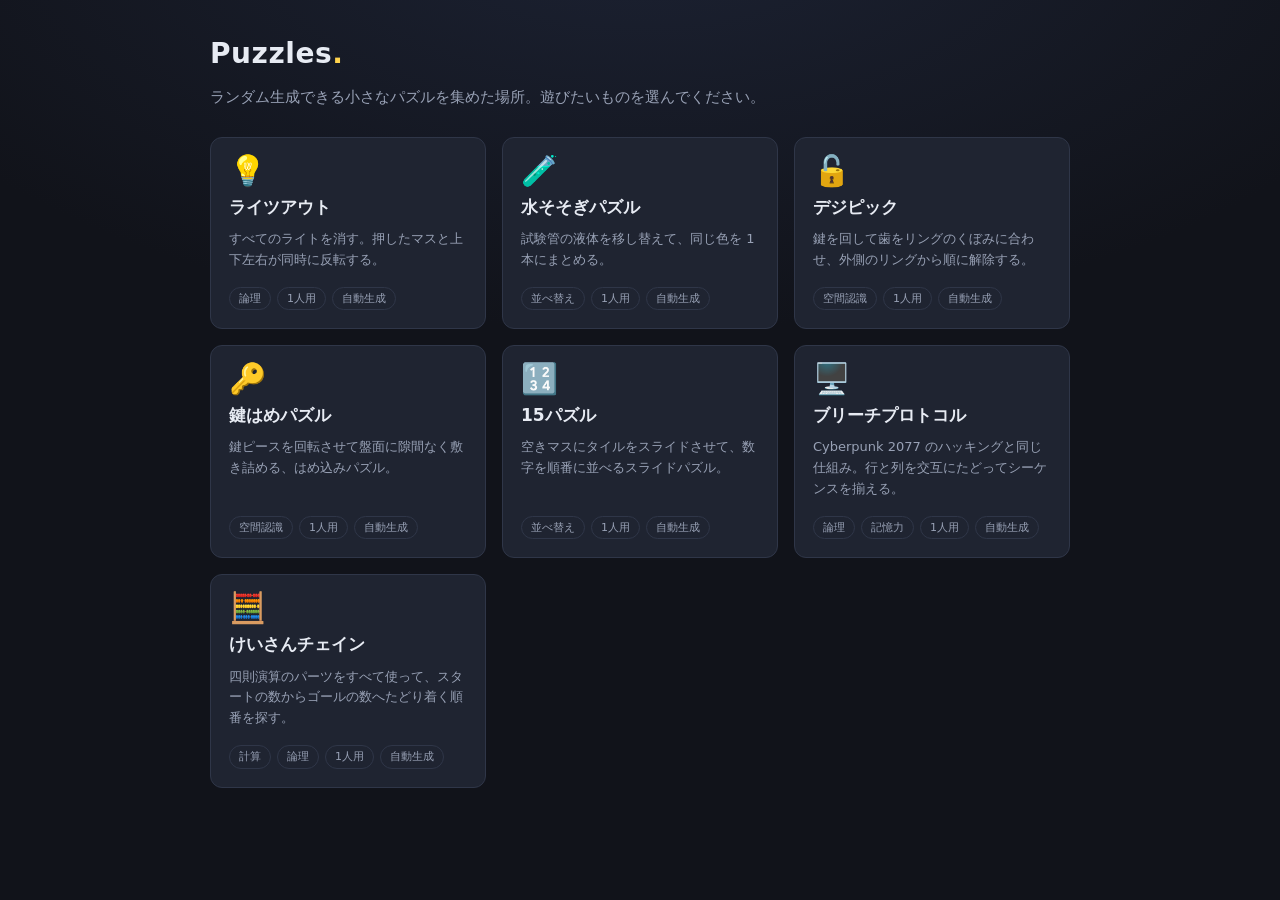
<file: index.html>
<!doctype html>
<html lang="ja">
<head>
<meta charset="utf-8">
<meta name="viewport" content="width=device-width, initial-scale=1">
<title>Puzzles — 小さなパズル置き場</title>
<meta name="description" content="ランダム生成できる小さなパズルのアーカイブ。ブラウザでそのまま遊べます。">
<link rel="stylesheet" href="assets/css/base.css">
<link rel="icon" href="data:image/svg+xml,<svg xmlns='http://www.w3.org/2000/svg' viewBox='0 0 32 32'><text y='26' font-size='26'>🧩</text></svg>">
</head>
<body>
<div class="wrap">
  <header class="site-header">
    <h1 class="site-title">Puzzles<span class="dot">.</span></h1>
  </header>

  <p class="lede">
    ランダム生成できる小さなパズルを集めた場所。遊びたいものを選んでください。
  </p>

  <main id="puzzle-list" class="card-grid"></main>
</div>

<script src="assets/js/puzzles.js"></script>
<script>
  renderPuzzleList(document.getElementById("puzzle-list"));
</script>
</body>
</html>
</file>
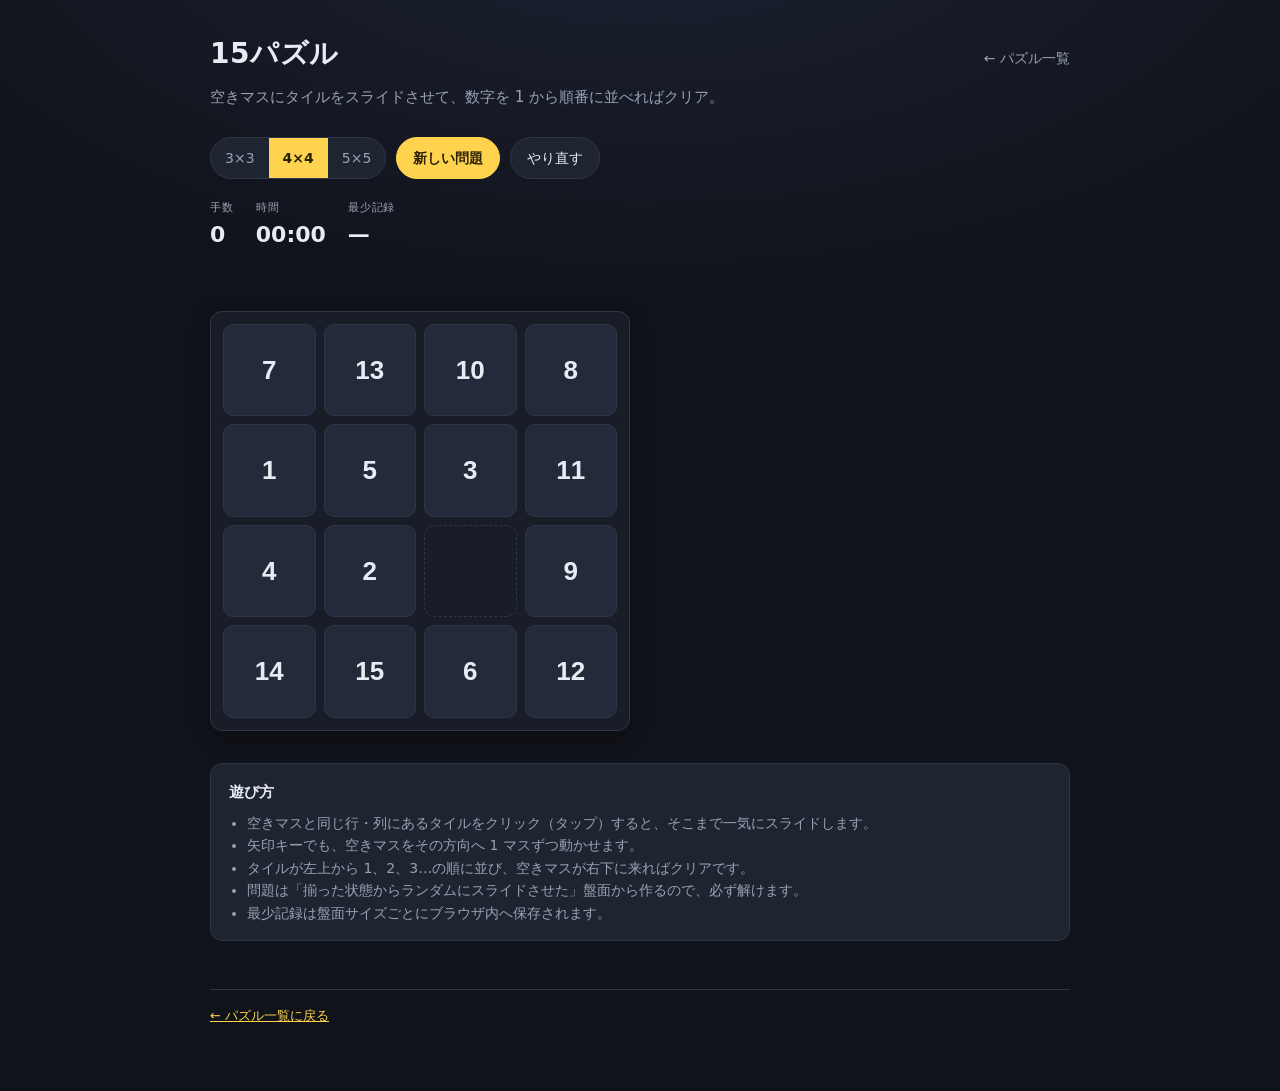
<file: puzzles/15-puzzle/index.html>
<!doctype html>
<html lang="ja">
<head>
<meta charset="utf-8">
<meta name="viewport" content="width=device-width, initial-scale=1">
<title>15パズル — Puzzles</title>
<meta name="description" content="数字タイルをスライドさせて順番に並べるパズル。盤面はランダム生成で、必ず解けます。">
<link rel="stylesheet" href="../../assets/css/base.css">
<link rel="stylesheet" href="style.css">
<link rel="icon" href="data:image/svg+xml,<svg xmlns='http://www.w3.org/2000/svg' viewBox='0 0 32 32'><text y='26' font-size='26'>🔢</text></svg>">
</head>
<body>
<div class="wrap">
  <header class="site-header">
    <h1 class="site-title">15パズル</h1>
    <a class="back-link" href="../../">← パズル一覧</a>
  </header>

  <p class="lede">空きマスにタイルをスライドさせて、数字を 1 から順番に並べればクリア。</p>

  <div class="controls">
    <div class="seg" id="size-seg" role="group" aria-label="盤面サイズ"></div>
    <button class="btn primary" id="new-game" type="button">新しい問題</button>
    <button class="btn" id="restart" type="button">やり直す</button>
  </div>

  <div class="stats">
    <div>
      <span class="stat-label">手数</span>
      <span class="stat-value" id="moves">0</span>
    </div>
    <div>
      <span class="stat-label">時間</span>
      <span class="stat-value" id="time">00:00</span>
    </div>
    <div>
      <span class="stat-label">最少記録</span>
      <span class="stat-value" id="best">—</span>
    </div>
  </div>

  <p class="message" id="message" role="status" aria-live="polite"></p>

  <div class="board" id="board" role="grid" aria-label="15パズルの盤面"></div>

  <section class="rules">
    <h2>遊び方</h2>
    <ul>
      <li>空きマスと同じ行・列にあるタイルをクリック（タップ）すると、そこまで一気にスライドします。</li>
      <li>矢印キーでも、空きマスをその方向へ 1 マスずつ動かせます。</li>
      <li>タイルが左上から 1、2、3…の順に並び、空きマスが右下に来ればクリアです。</li>
      <li>問題は「揃った状態からランダムにスライドさせた」盤面から作るので、必ず解けます。</li>
      <li>最少記録は盤面サイズごとにブラウザ内へ保存されます。</li>
    </ul>
  </section>

  <footer class="site-footer">
    <a href="../../">← パズル一覧に戻る</a>
  </footer>
</div>

<script src="game.js"></script>
</body>
</html>
</file>
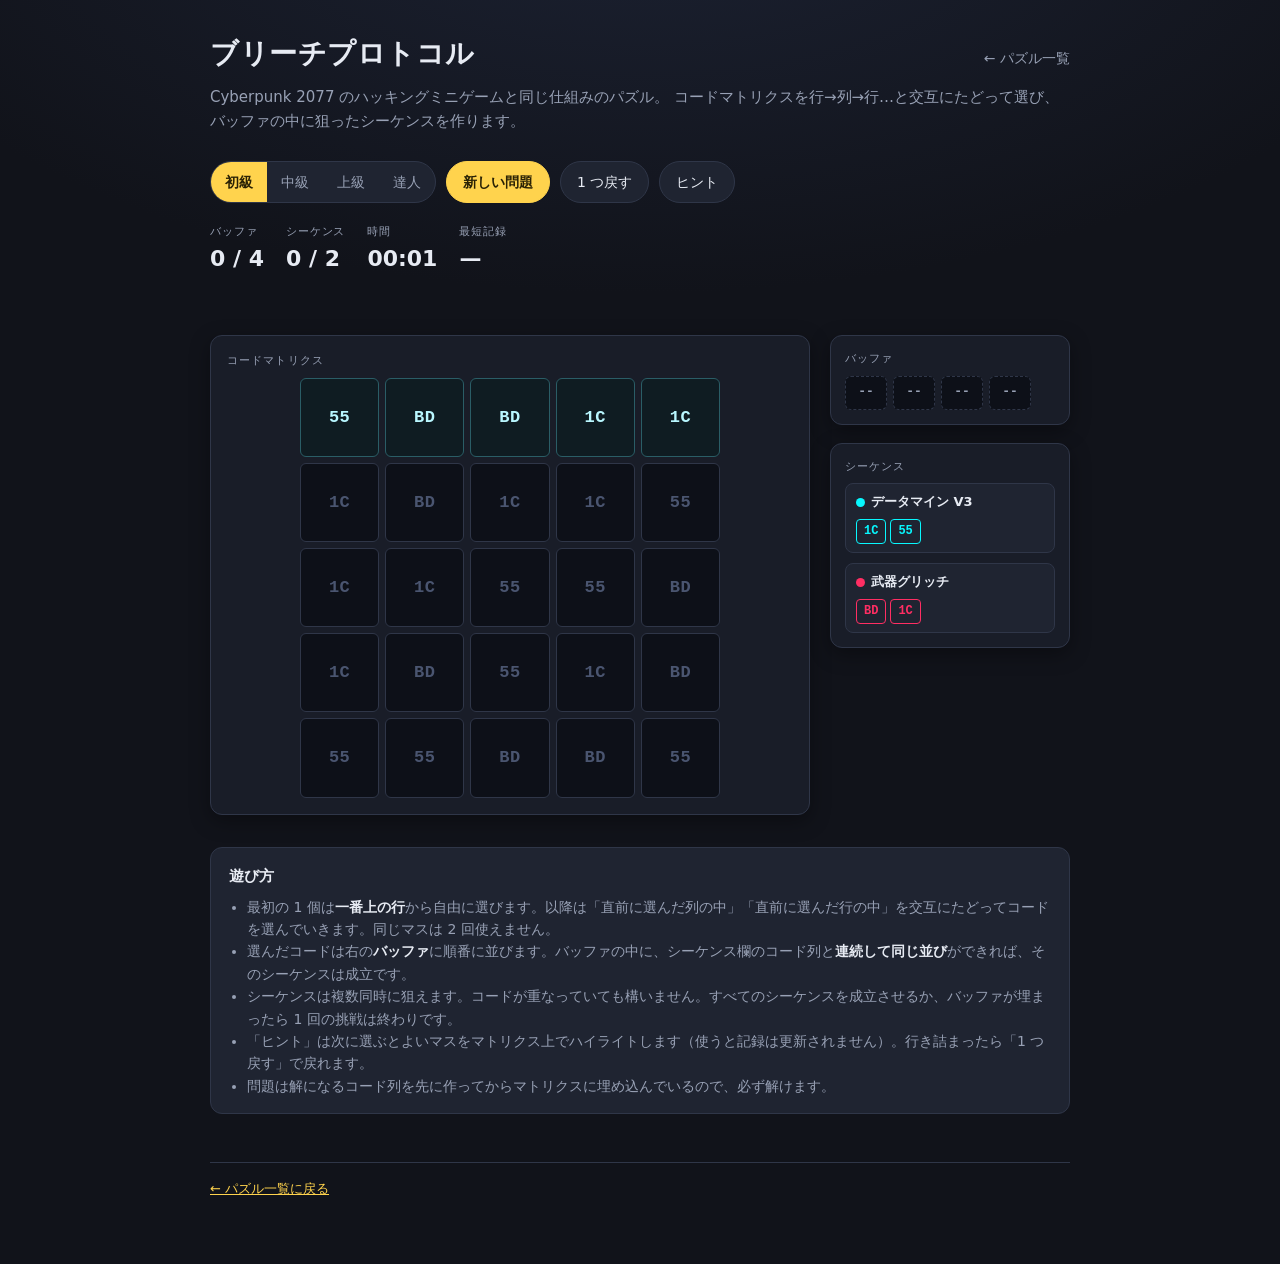
<file: puzzles/breach-protocol/index.html>
<!doctype html>
<html lang="ja">
<head>
<meta charset="utf-8">
<meta name="viewport" content="width=device-width, initial-scale=1">
<title>ブリーチプロトコル — Puzzles</title>
<meta name="description" content="Cyberpunk 2077 のハッキングミニゲーム「ブリーチプロトコル」と同じ仕組みのパズル。行と列を交互にたどってコードを選び、バッファの中にシーケンスを揃えます。問題はランダム生成で、必ず解けます。">
<link rel="stylesheet" href="../../assets/css/base.css">
<link rel="stylesheet" href="style.css">
<link rel="icon" href="data:image/svg+xml,<svg xmlns='http://www.w3.org/2000/svg' viewBox='0 0 32 32'><text y='26' font-size='26'>🖥️</text></svg>">
</head>
<body>
<div class="wrap">
  <header class="site-header">
    <h1 class="site-title">ブリーチプロトコル</h1>
    <a class="back-link" href="../../">← パズル一覧</a>
  </header>

  <p class="lede">
    Cyberpunk 2077 のハッキングミニゲームと同じ仕組みのパズル。
    コードマトリクスを行→列→行…と交互にたどって選び、バッファの中に狙ったシーケンスを作ります。
  </p>

  <div class="controls">
    <div class="seg" id="level-seg" role="group" aria-label="難易度"></div>
    <button class="btn primary" id="new-game" type="button">新しい問題</button>
    <button class="btn" id="undo" type="button">1 つ戻す</button>
    <button class="btn" id="hint" type="button">ヒント</button>
  </div>

  <div class="stats">
    <div>
      <span class="stat-label">バッファ</span>
      <span class="stat-value" id="buffer-usage">—</span>
    </div>
    <div>
      <span class="stat-label">シーケンス</span>
      <span class="stat-value" id="seq-progress">—</span>
    </div>
    <div>
      <span class="stat-label">時間</span>
      <span class="stat-value" id="time">00:00</span>
    </div>
    <div>
      <span class="stat-label">最短記録</span>
      <span class="stat-value" id="best">—</span>
    </div>
  </div>

  <p class="message" id="message" role="status" aria-live="polite"></p>

  <div class="bp-layout">
    <div class="bp-matrix-wrap">
      <p class="bp-panel-label">コードマトリクス</p>
      <div class="bp-matrix" id="matrix" role="grid" aria-label="コードマトリクス"></div>
    </div>

    <div class="bp-side">
      <div class="bp-buffer-wrap">
        <p class="bp-panel-label">バッファ</p>
        <div class="bp-buffer" id="buffer" role="group" aria-label="バッファ"></div>
      </div>

      <div class="bp-seq-wrap">
        <p class="bp-panel-label">シーケンス</p>
        <div class="bp-seq-list" id="seq-list"></div>
      </div>
    </div>
  </div>

  <section class="rules">
    <h2>遊び方</h2>
    <ul>
      <li>最初の 1 個は<strong>一番上の行</strong>から自由に選びます。以降は「直前に選んだ列の中」「直前に選んだ行の中」を交互にたどってコードを選んでいきます。同じマスは 2 回使えません。</li>
      <li>選んだコードは右の<strong>バッファ</strong>に順番に並びます。バッファの中に、シーケンス欄のコード列と<strong>連続して同じ並び</strong>ができれば、そのシーケンスは成立です。</li>
      <li>シーケンスは複数同時に狙えます。コードが重なっていても構いません。すべてのシーケンスを成立させるか、バッファが埋まったら 1 回の挑戦は終わりです。</li>
      <li>「ヒント」は次に選ぶとよいマスをマトリクス上でハイライトします（使うと記録は更新されません）。行き詰まったら「1 つ戻す」で戻れます。</li>
      <li>問題は解になるコード列を先に作ってからマトリクスに埋め込んでいるので、必ず解けます。</li>
    </ul>
  </section>

  <footer class="site-footer">
    <a href="../../">← パズル一覧に戻る</a>
  </footer>
</div>

<script src="game.js"></script>
</body>
</html>
</file>
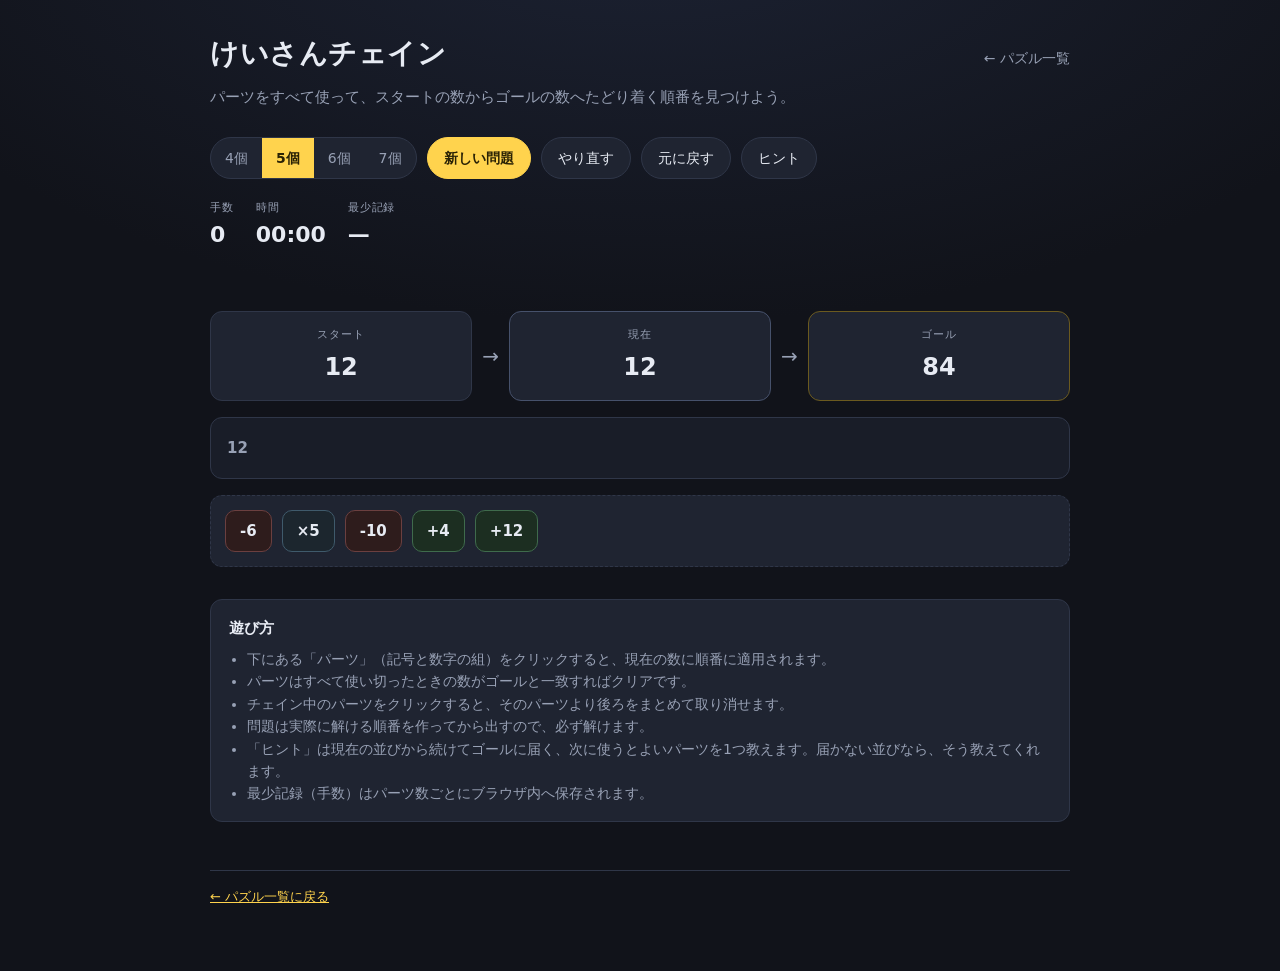
<file: puzzles/calc-chain/index.html>
<!doctype html>
<html lang="ja">
<head>
<meta charset="utf-8">
<meta name="viewport" content="width=device-width, initial-scale=1">
<title>けいさんチェイン — Puzzles</title>
<meta name="description" content="スタートの数にパーツの四則演算を順番に適用して、ゴールの数にたどり着くパズル。問題はランダム生成で、必ず解けます。">
<link rel="stylesheet" href="../../assets/css/base.css">
<link rel="stylesheet" href="style.css">
<link rel="icon" href="data:image/svg+xml,<svg xmlns='http://www.w3.org/2000/svg' viewBox='0 0 32 32'><text y='26' font-size='26'>🧮</text></svg>">
</head>
<body>
<div class="wrap">
  <header class="site-header">
    <h1 class="site-title">けいさんチェイン</h1>
    <a class="back-link" href="../../">← パズル一覧</a>
  </header>

  <p class="lede">パーツをすべて使って、スタートの数からゴールの数へたどり着く順番を見つけよう。</p>

  <div class="controls">
    <div class="seg" id="count-seg" role="group" aria-label="パーツ数"></div>
    <button class="btn primary" id="new-game" type="button">新しい問題</button>
    <button class="btn" id="restart" type="button">やり直す</button>
    <button class="btn" id="undo" type="button">元に戻す</button>
    <button class="btn" id="hint" type="button">ヒント</button>
  </div>

  <div class="stats">
    <div>
      <span class="stat-label">手数</span>
      <span class="stat-value" id="moves">0</span>
    </div>
    <div>
      <span class="stat-label">時間</span>
      <span class="stat-value" id="time">00:00</span>
    </div>
    <div>
      <span class="stat-label">最少記録</span>
      <span class="stat-value" id="best">—</span>
    </div>
  </div>

  <p class="message" id="message" role="status" aria-live="polite"></p>

  <div class="target-row">
    <div class="value-box">
      <span class="value-label">スタート</span>
      <span class="value-num" id="start-num">—</span>
    </div>
    <div class="target-arrow" aria-hidden="true">→</div>
    <div class="value-box current">
      <span class="value-label">現在</span>
      <span class="value-num" id="current-num">—</span>
    </div>
    <div class="target-arrow" aria-hidden="true">→</div>
    <div class="value-box goal">
      <span class="value-label">ゴール</span>
      <span class="value-num" id="goal-num">—</span>
    </div>
  </div>

  <div class="chain" id="chain" role="group" aria-label="使った順番（クリックした場所から後ろをまとめて取り消し）"></div>

  <div class="pool" id="pool" role="group" aria-label="残りのパーツ"></div>

  <section class="rules">
    <h2>遊び方</h2>
    <ul>
      <li>下にある「パーツ」（記号と数字の組）をクリックすると、現在の数に順番に適用されます。</li>
      <li>パーツはすべて使い切ったときの数がゴールと一致すればクリアです。</li>
      <li>チェイン中のパーツをクリックすると、そのパーツより後ろをまとめて取り消せます。</li>
      <li>問題は実際に解ける順番を作ってから出すので、必ず解けます。</li>
      <li>「ヒント」は現在の並びから続けてゴールに届く、次に使うとよいパーツを1つ教えます。届かない並びなら、そう教えてくれます。</li>
      <li>最少記録（手数）はパーツ数ごとにブラウザ内へ保存されます。</li>
    </ul>
  </section>

  <footer class="site-footer">
    <a href="../../">← パズル一覧に戻る</a>
  </footer>
</div>

<script src="game.js"></script>
</body>
</html>
</file>
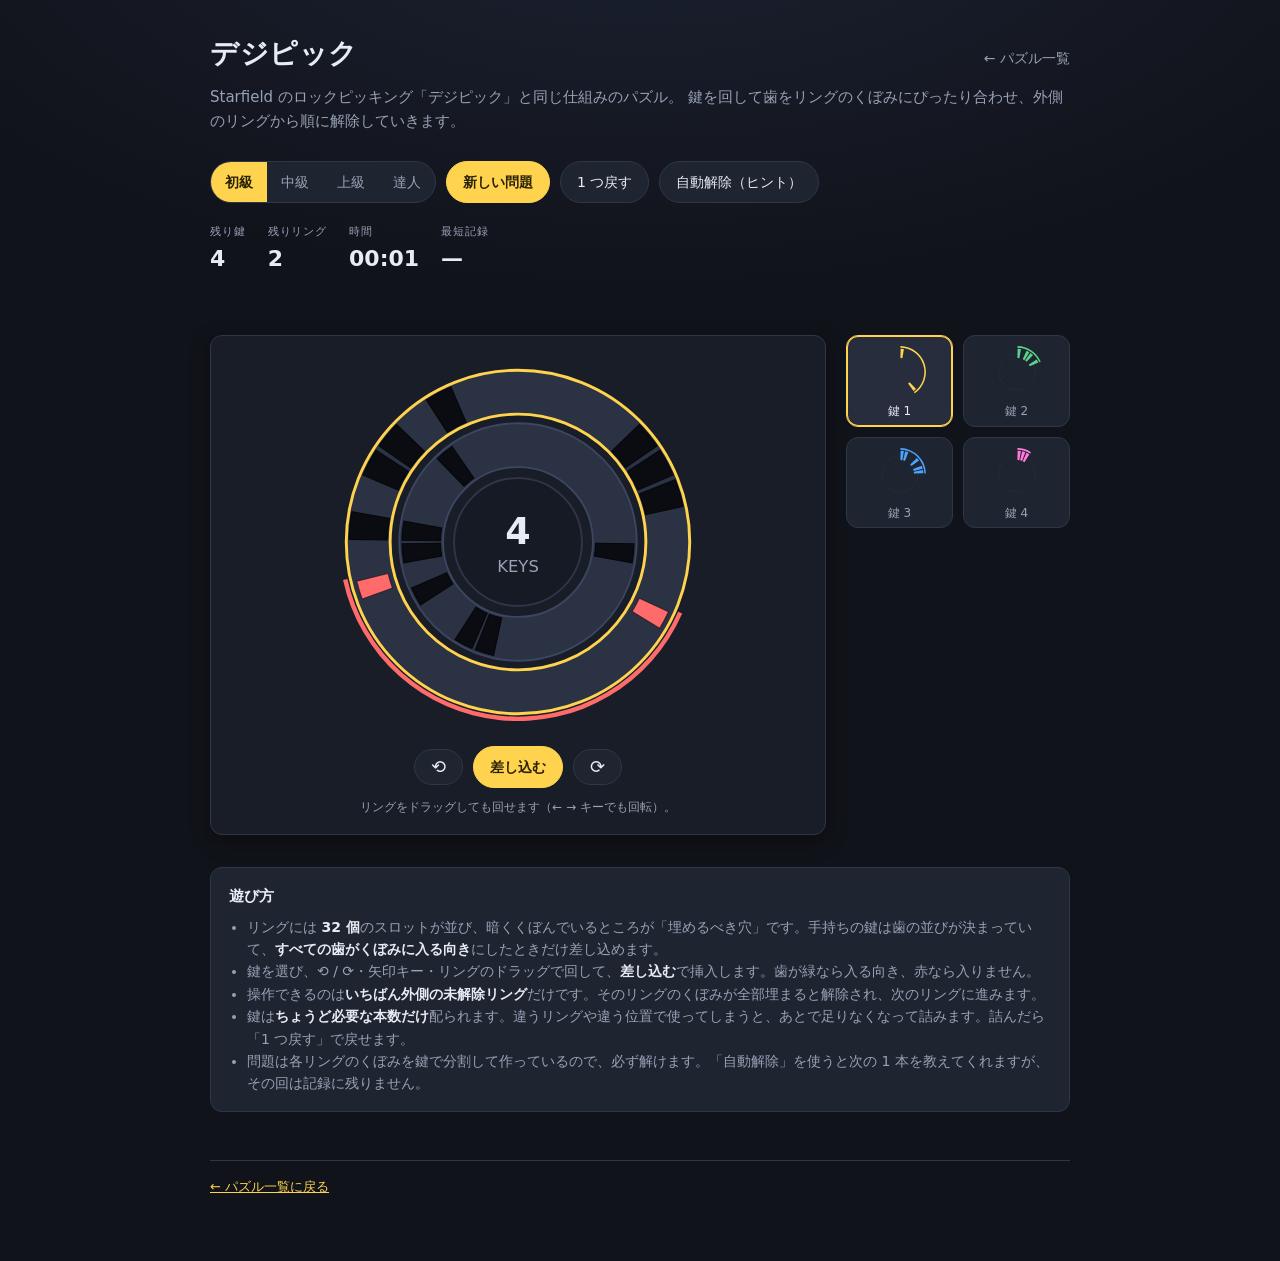
<file: puzzles/digipick/index.html>
<!doctype html>
<html lang="ja">
<head>
<meta charset="utf-8">
<meta name="viewport" content="width=device-width, initial-scale=1">
<title>デジピック — Puzzles</title>
<meta name="description" content="Starfield のロックピッキング「デジピック」と同じ仕組みのパズル。鍵を回してリングのくぼみに歯を合わせ、外側から順にリングを解除します。問題はランダム生成で、必ず解けます。">
<link rel="stylesheet" href="../../assets/css/base.css">
<link rel="stylesheet" href="style.css">
<link rel="icon" href="data:image/svg+xml,<svg xmlns='http://www.w3.org/2000/svg' viewBox='0 0 32 32'><text y='26' font-size='26'>🔓</text></svg>">
</head>
<body>
<div class="wrap">
  <header class="site-header">
    <h1 class="site-title">デジピック</h1>
    <a class="back-link" href="../../">← パズル一覧</a>
  </header>

  <p class="lede">
    Starfield のロックピッキング「デジピック」と同じ仕組みのパズル。
    鍵を回して歯をリングのくぼみにぴったり合わせ、外側のリングから順に解除していきます。
  </p>

  <div class="controls">
    <div class="seg" id="level-seg" role="group" aria-label="難易度"></div>
    <button class="btn primary" id="new-game" type="button">新しい問題</button>
    <button class="btn" id="undo" type="button">1 つ戻す</button>
    <button class="btn" id="hint" type="button">自動解除（ヒント）</button>
  </div>

  <div class="stats">
    <div>
      <span class="stat-label">残り鍵</span>
      <span class="stat-value" id="keys-left">—</span>
    </div>
    <div>
      <span class="stat-label">残りリング</span>
      <span class="stat-value" id="rings-left">—</span>
    </div>
    <div>
      <span class="stat-label">時間</span>
      <span class="stat-value" id="time">00:00</span>
    </div>
    <div>
      <span class="stat-label">最短記録</span>
      <span class="stat-value" id="best">—</span>
    </div>
  </div>

  <p class="message" id="message" role="status" aria-live="polite"></p>

  <div class="dg-layout">
    <div class="dg-lock-wrap">
      <div class="dg-lock" id="lock"></div>
      <div class="dg-dial" role="group" aria-label="鍵の操作">
        <button class="btn dg-rot" id="rot-ccw" type="button" aria-label="左に回す">⟲</button>
        <button class="btn primary" id="insert" type="button">差し込む</button>
        <button class="btn dg-rot" id="rot-cw" type="button" aria-label="右に回す">⟳</button>
      </div>
      <p class="dg-tip">リングをドラッグしても回せます（← → キーでも回転）。</p>
    </div>

    <div class="dg-tray" id="tray" role="group" aria-label="手持ちの鍵"></div>
  </div>

  <section class="rules">
    <h2>遊び方</h2>
    <ul>
      <li>リングには <strong>32 個</strong>のスロットが並び、暗くくぼんでいるところが「埋めるべき穴」です。手持ちの鍵は歯の並びが決まっていて、<strong>すべての歯がくぼみに入る向き</strong>にしたときだけ差し込めます。</li>
      <li>鍵を選び、⟲ / ⟳・矢印キー・リングのドラッグで回して、<strong>差し込む</strong>で挿入します。歯が緑なら入る向き、赤なら入りません。</li>
      <li>操作できるのは<strong>いちばん外側の未解除リング</strong>だけです。そのリングのくぼみが全部埋まると解除され、次のリングに進みます。</li>
      <li>鍵は<strong>ちょうど必要な本数だけ</strong>配られます。違うリングや違う位置で使ってしまうと、あとで足りなくなって詰みます。詰んだら「1 つ戻す」で戻せます。</li>
      <li>問題は各リングのくぼみを鍵で分割して作っているので、必ず解けます。「自動解除」を使うと次の 1 本を教えてくれますが、その回は記録に残りません。</li>
    </ul>
  </section>

  <footer class="site-footer">
    <a href="../../">← パズル一覧に戻る</a>
  </footer>
</div>

<script src="game.js"></script>
</body>
</html>
</file>
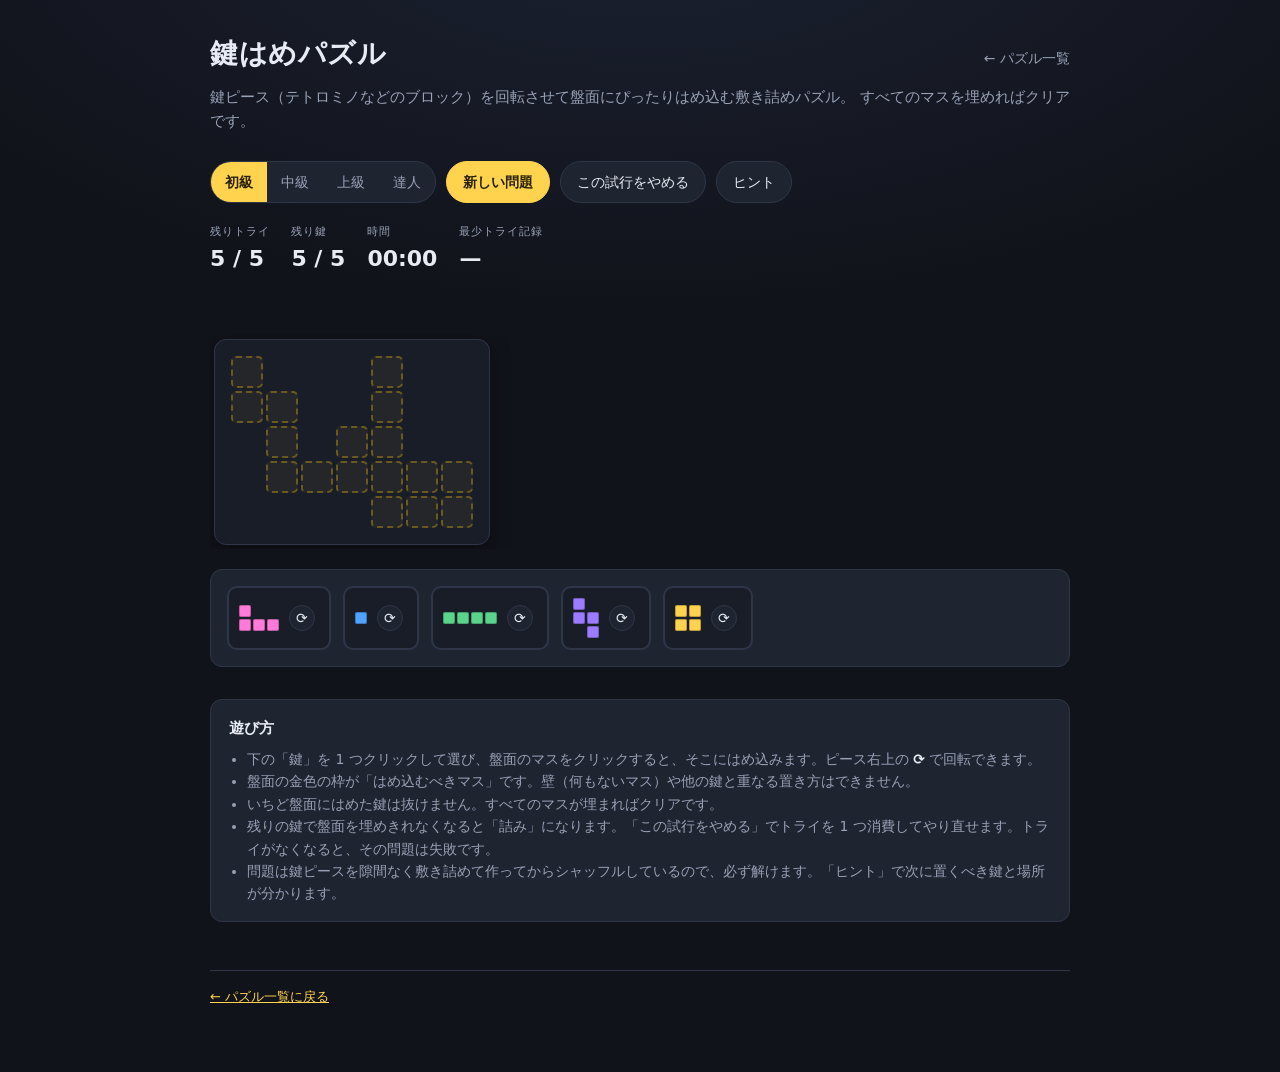
<file: puzzles/key-fit/index.html>
<!doctype html>
<html lang="ja">
<head>
<meta charset="utf-8">
<meta name="viewport" content="width=device-width, initial-scale=1">
<title>鍵はめパズル — Puzzles</title>
<meta name="description" content="鍵ピース（テトロミノなどのブロック）を回転させて盤面に隙間なく敷き詰める、はめ込みパズル。問題はランダム生成で、必ず解けます。">
<link rel="stylesheet" href="../../assets/css/base.css">
<link rel="stylesheet" href="style.css">
<link rel="icon" href="data:image/svg+xml,<svg xmlns='http://www.w3.org/2000/svg' viewBox='0 0 32 32'><text y='26' font-size='26'>🔑</text></svg>">
</head>
<body>
<div class="wrap">
  <header class="site-header">
    <h1 class="site-title">鍵はめパズル</h1>
    <a class="back-link" href="../../">← パズル一覧</a>
  </header>

  <p class="lede">
    鍵ピース（テトロミノなどのブロック）を回転させて盤面にぴったりはめ込む敷き詰めパズル。
    すべてのマスを埋めればクリアです。
  </p>

  <div class="controls">
    <div class="seg" id="level-seg" role="group" aria-label="難易度"></div>
    <button class="btn primary" id="new-game" type="button">新しい問題</button>
    <button class="btn" id="give-up" type="button">この試行をやめる</button>
    <button class="btn" id="hint" type="button">ヒント</button>
  </div>

  <div class="stats">
    <div>
      <span class="stat-label">残りトライ</span>
      <span class="stat-value" id="tries">—</span>
    </div>
    <div>
      <span class="stat-label">残り鍵</span>
      <span class="stat-value" id="keys-left">—</span>
    </div>
    <div>
      <span class="stat-label">時間</span>
      <span class="stat-value" id="time">00:00</span>
    </div>
    <div>
      <span class="stat-label">最少トライ記録</span>
      <span class="stat-value" id="best">—</span>
    </div>
  </div>

  <p class="message" id="message" role="status" aria-live="polite"></p>

  <div class="dp-layout">
    <div class="dp-board-wrap">
      <div class="board dp-board" id="board" role="group" aria-label="盤面"></div>
    </div>
    <div class="dp-tray" id="tray" role="group" aria-label="鍵ピース"></div>
  </div>

  <section class="rules">
    <h2>遊び方</h2>
    <ul>
      <li>下の「鍵」を 1 つクリックして選び、盤面のマスをクリックすると、そこにはめ込みます。ピース右上の <strong>⟳</strong> で回転できます。</li>
      <li>盤面の金色の枠が「はめ込むべきマス」です。壁（何もないマス）や他の鍵と重なる置き方はできません。</li>
      <li>いちど盤面にはめた鍵は抜けません。すべてのマスが埋まればクリアです。</li>
      <li>残りの鍵で盤面を埋めきれなくなると「詰み」になります。「この試行をやめる」でトライを 1 つ消費してやり直せます。トライがなくなると、その問題は失敗です。</li>
      <li>問題は鍵ピースを隙間なく敷き詰めて作ってからシャッフルしているので、必ず解けます。「ヒント」で次に置くべき鍵と場所が分かります。</li>
    </ul>
  </section>

  <footer class="site-footer">
    <a href="../../">← パズル一覧に戻る</a>
  </footer>
</div>

<script src="game.js"></script>
</body>
</html>
</file>
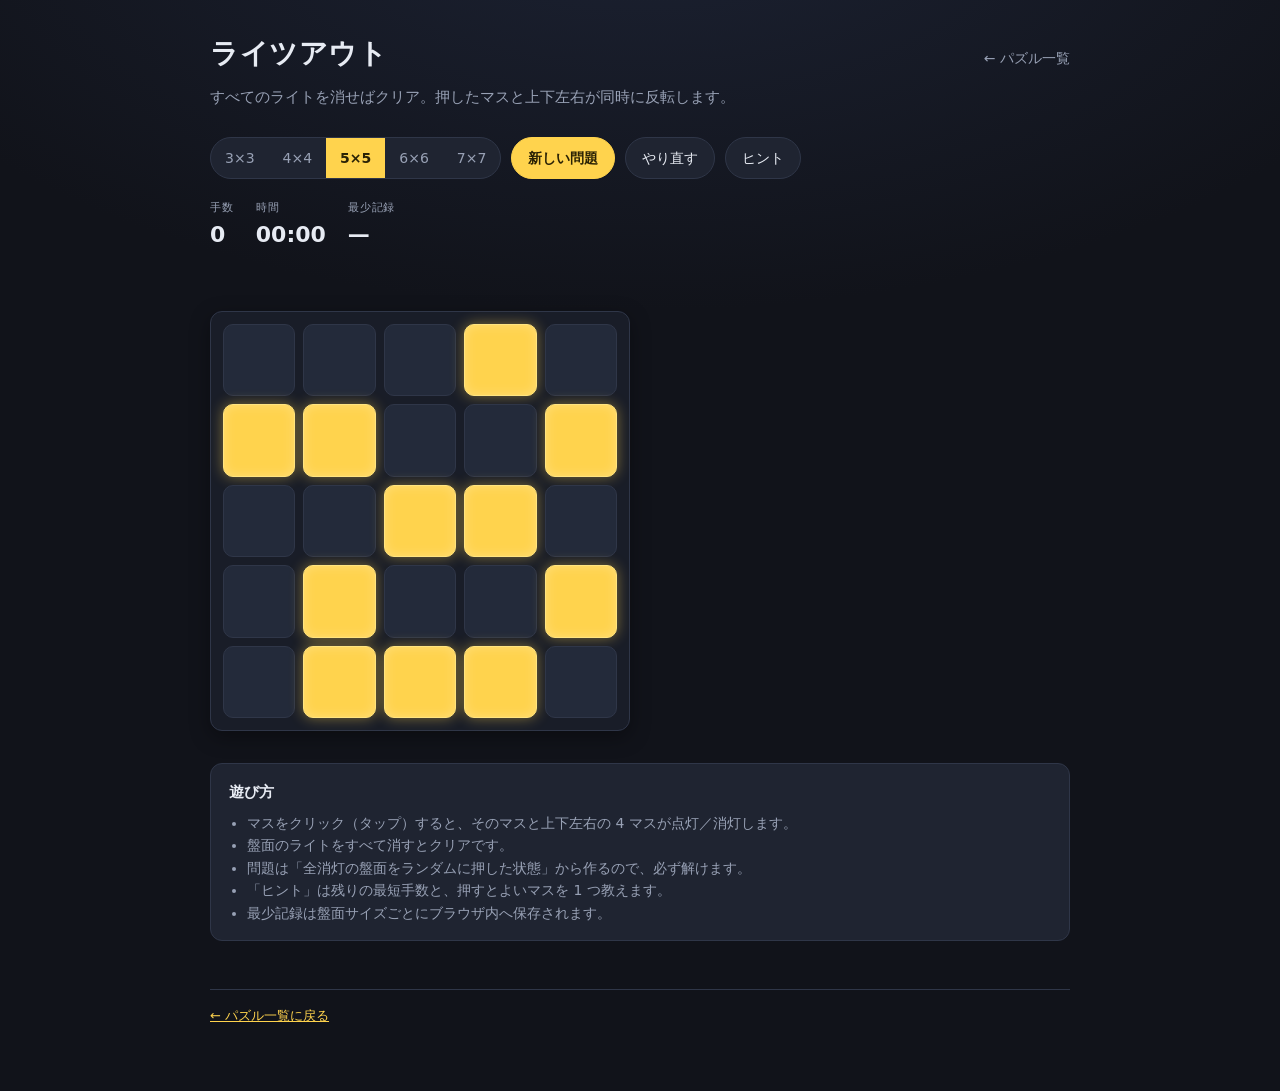
<file: puzzles/lights-out/index.html>
<!doctype html>
<html lang="ja">
<head>
<meta charset="utf-8">
<meta name="viewport" content="width=device-width, initial-scale=1">
<title>ライツアウト — Puzzles</title>
<meta name="description" content="すべてのライトを消すパズル。盤面はランダム生成で、必ず解けます。">
<link rel="stylesheet" href="../../assets/css/base.css">
<link rel="stylesheet" href="style.css">
<link rel="icon" href="data:image/svg+xml,<svg xmlns='http://www.w3.org/2000/svg' viewBox='0 0 32 32'><text y='26' font-size='26'>💡</text></svg>">
</head>
<body>
<div class="wrap">
  <header class="site-header">
    <h1 class="site-title">ライツアウト</h1>
    <a class="back-link" href="../../">← パズル一覧</a>
  </header>

  <p class="lede">すべてのライトを消せばクリア。押したマスと上下左右が同時に反転します。</p>

  <div class="controls">
    <div class="seg" id="size-seg" role="group" aria-label="盤面サイズ"></div>
    <button class="btn primary" id="new-game" type="button">新しい問題</button>
    <button class="btn" id="restart" type="button">やり直す</button>
    <button class="btn" id="hint" type="button">ヒント</button>
  </div>

  <div class="stats">
    <div>
      <span class="stat-label">手数</span>
      <span class="stat-value" id="moves">0</span>
    </div>
    <div>
      <span class="stat-label">時間</span>
      <span class="stat-value" id="time">00:00</span>
    </div>
    <div>
      <span class="stat-label">最少記録</span>
      <span class="stat-value" id="best">—</span>
    </div>
  </div>

  <p class="message" id="message" role="status" aria-live="polite"></p>

  <div class="board" id="board" role="grid" aria-label="ライツアウトの盤面"></div>

  <section class="rules">
    <h2>遊び方</h2>
    <ul>
      <li>マスをクリック（タップ）すると、そのマスと上下左右の 4 マスが点灯／消灯します。</li>
      <li>盤面のライトをすべて消すとクリアです。</li>
      <li>問題は「全消灯の盤面をランダムに押した状態」から作るので、必ず解けます。</li>
      <li>「ヒント」は残りの最短手数と、押すとよいマスを 1 つ教えます。</li>
      <li>最少記録は盤面サイズごとにブラウザ内へ保存されます。</li>
    </ul>
  </section>

  <footer class="site-footer">
    <a href="../../">← パズル一覧に戻る</a>
  </footer>
</div>

<script src="game.js"></script>
</body>
</html>
</file>
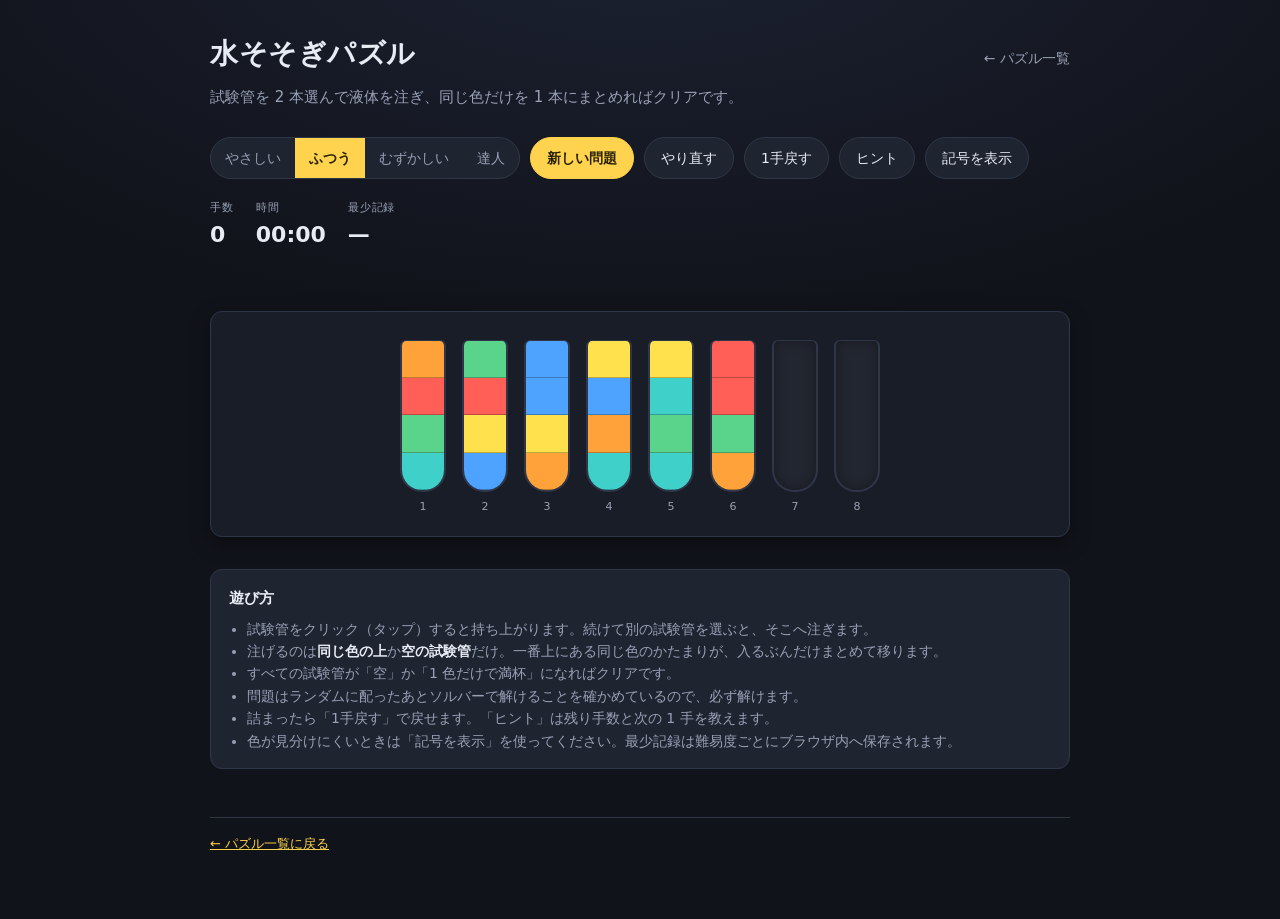
<file: puzzles/water-sort/index.html>
<!doctype html>
<html lang="ja">
<head>
<meta charset="utf-8">
<meta name="viewport" content="width=device-width, initial-scale=1">
<title>水そそぎパズル — Puzzles</title>
<meta name="description" content="試験管の液体を移し替えて同じ色を揃えるパズル。問題はランダム生成で、必ず解けます。">
<link rel="stylesheet" href="../../assets/css/base.css">
<link rel="stylesheet" href="style.css">
<link rel="icon" href="data:image/svg+xml,<svg xmlns='http://www.w3.org/2000/svg' viewBox='0 0 32 32'><text y='26' font-size='26'>🧪</text></svg>">
</head>
<body>
<div class="wrap">
  <header class="site-header">
    <h1 class="site-title">水そそぎパズル</h1>
    <a class="back-link" href="../../">← パズル一覧</a>
  </header>

  <p class="lede">試験管を 2 本選んで液体を注ぎ、同じ色だけを 1 本にまとめればクリアです。</p>

  <div class="controls">
    <div class="seg" id="level-seg" role="group" aria-label="難易度"></div>
    <button class="btn primary" id="new-game" type="button">新しい問題</button>
    <button class="btn" id="restart" type="button">やり直す</button>
    <button class="btn" id="undo" type="button">1手戻す</button>
    <button class="btn" id="hint" type="button">ヒント</button>
    <button class="btn" id="symbols" type="button" aria-pressed="false">記号を表示</button>
  </div>

  <div class="stats">
    <div>
      <span class="stat-label">手数</span>
      <span class="stat-value" id="moves">0</span>
    </div>
    <div>
      <span class="stat-label">時間</span>
      <span class="stat-value" id="time">00:00</span>
    </div>
    <div>
      <span class="stat-label">最少記録</span>
      <span class="stat-value" id="best">—</span>
    </div>
  </div>

  <p class="message" id="message" role="status" aria-live="polite"></p>

  <div class="board" id="board" role="group" aria-label="試験管"></div>

  <section class="rules">
    <h2>遊び方</h2>
    <ul>
      <li>試験管をクリック（タップ）すると持ち上がります。続けて別の試験管を選ぶと、そこへ注ぎます。</li>
      <li>注げるのは<strong>同じ色の上</strong>か<strong>空の試験管</strong>だけ。一番上にある同じ色のかたまりが、入るぶんだけまとめて移ります。</li>
      <li>すべての試験管が「空」か「1 色だけで満杯」になればクリアです。</li>
      <li>問題はランダムに配ったあとソルバーで解けることを確かめているので、必ず解けます。</li>
      <li>詰まったら「1手戻す」で戻せます。「ヒント」は残り手数と次の 1 手を教えます。</li>
      <li>色が見分けにくいときは「記号を表示」を使ってください。最少記録は難易度ごとにブラウザ内へ保存されます。</li>
    </ul>
  </section>

  <footer class="site-footer">
    <a href="../../">← パズル一覧に戻る</a>
  </footer>
</div>

<script src="game.js"></script>
</body>
</html>
</file>
<file: assets/css/base.css>
/* ==========================================================================
   Puzzles — 共通スタイル
   すべてのパズルページとトップページで読み込む土台。
   ========================================================================== */

:root {
  --bg: #11131a;
  --bg-soft: #191d28;
  --panel: #1f2431;
  --panel-hover: #272d3d;
  --border: #2f3648;
  --text: #e7ebf3;
  --text-dim: #98a1b5;
  --accent: #ffd34d;
  --accent-dim: #6b5a1f;
  --accent-text: #2a2205;
  --ok: #5ad48a;
  --radius: 12px;
  --shadow: 0 6px 20px rgba(0, 0, 0, 0.35);
  --font: "Segoe UI", "Hiragino Sans", "Noto Sans JP", system-ui, sans-serif;
}

* { box-sizing: border-box; }

html, body {
  margin: 0;
  padding: 0;
}

body {
  min-height: 100vh;
  background:
    radial-gradient(1200px 600px at 50% -10%, #1c2233 0%, transparent 70%),
    var(--bg);
  color: var(--text);
  font-family: var(--font);
  line-height: 1.6;
  -webkit-text-size-adjust: 100%;
}

.wrap {
  max-width: 900px;
  margin: 0 auto;
  padding: 32px 20px 64px;
}

a { color: var(--accent); }

/* --- ヘッダー ------------------------------------------------------------ */

.site-header {
  display: flex;
  align-items: baseline;
  justify-content: space-between;
  gap: 16px;
  flex-wrap: wrap;
  margin-bottom: 8px;
}

.site-title {
  margin: 0;
  font-size: 28px;
  letter-spacing: 0.02em;
}

.site-title .dot { color: var(--accent); }

.lede {
  margin: 0 0 28px;
  color: var(--text-dim);
  font-size: 15px;
}

.back-link {
  display: inline-flex;
  align-items: center;
  gap: 6px;
  color: var(--text-dim);
  text-decoration: none;
  font-size: 14px;
}

.back-link:hover { color: var(--text); }

/* --- ボタン類 ------------------------------------------------------------ */

.btn {
  appearance: none;
  border: 1px solid var(--border);
  background: var(--panel);
  color: var(--text);
  font: inherit;
  font-size: 14px;
  padding: 9px 16px;
  border-radius: 999px;
  cursor: pointer;
  transition: background 0.15s, border-color 0.15s, transform 0.05s;
}

.btn:hover { background: var(--panel-hover); border-color: #3d465d; }
.btn:active { transform: translateY(1px); }

.btn.primary {
  background: var(--accent);
  border-color: var(--accent);
  color: var(--accent-text);
  font-weight: 600;
}

.btn.primary:hover { filter: brightness(1.08); }

.controls {
  display: flex;
  flex-wrap: wrap;
  gap: 10px;
  align-items: center;
  margin-bottom: 20px;
}

.seg {
  display: inline-flex;
  border: 1px solid var(--border);
  background: var(--panel);
  border-radius: 999px;
  overflow: hidden;
}

.seg button {
  appearance: none;
  border: 0;
  background: transparent;
  color: var(--text-dim);
  font: inherit;
  font-size: 14px;
  padding: 9px 14px;
  cursor: pointer;
}

.seg button[aria-pressed="true"] {
  background: var(--accent);
  color: var(--accent-text);
  font-weight: 600;
}

.seg button:not([aria-pressed="true"]):hover { color: var(--text); }

/* --- カード（パズル選択） ------------------------------------------------ */

.card-grid {
  display: grid;
  grid-template-columns: repeat(auto-fill, minmax(260px, 1fr));
  gap: 16px;
}

.card {
  display: flex;
  flex-direction: column;
  gap: 8px;
  padding: 18px;
  background: var(--panel);
  border: 1px solid var(--border);
  border-radius: var(--radius);
  color: inherit;
  text-decoration: none;
  transition: background 0.15s, border-color 0.15s, transform 0.15s;
}

.card:hover {
  background: var(--panel-hover);
  border-color: #46516b;
  transform: translateY(-2px);
}

.card.soon {
  opacity: 0.5;
  pointer-events: none;
  border-style: dashed;
}

.card-thumb {
  font-size: 30px;
  line-height: 1;
}

.card-title {
  font-size: 17px;
  font-weight: 600;
  margin: 0;
}

.card-desc {
  margin: 0;
  font-size: 13px;
  color: var(--text-dim);
}

.tags {
  display: flex;
  flex-wrap: wrap;
  gap: 6px;
  margin-top: auto;
  padding-top: 8px;
}

.tag {
  font-size: 11px;
  color: var(--text-dim);
  border: 1px solid var(--border);
  border-radius: 999px;
  padding: 2px 9px;
}

/* --- ステータス表示 ------------------------------------------------------ */

.stats {
  display: flex;
  gap: 22px;
  flex-wrap: wrap;
  margin-bottom: 16px;
  font-variant-numeric: tabular-nums;
}

.stat-label {
  display: block;
  font-size: 11px;
  letter-spacing: 0.08em;
  text-transform: uppercase;
  color: var(--text-dim);
}

.stat-value { font-size: 22px; font-weight: 600; }

.message {
  min-height: 28px;
  font-size: 15px;
  color: var(--ok);
  font-weight: 600;
}

.site-footer {
  margin-top: 48px;
  padding-top: 16px;
  border-top: 1px solid var(--border);
  color: var(--text-dim);
  font-size: 13px;
}

@media (max-width: 480px) {
  .wrap { padding: 20px 14px 48px; }
  .site-title { font-size: 22px; }
}
</file>
<file: puzzles/15-puzzle/style.css>
/* 15パズル専用スタイル */

.board {
  display: grid;
  gap: 8px;
  width: min(100%, 420px);
  aspect-ratio: 1 / 1;
  padding: 12px;
  background: var(--bg-soft);
  border: 1px solid var(--border);
  border-radius: var(--radius);
  box-shadow: var(--shadow);
  margin-bottom: 20px;
  touch-action: manipulation;
}

.cell {
  appearance: none;
  display: flex;
  align-items: center;
  justify-content: center;
  border: 1px solid var(--border);
  border-radius: 10px;
  background: #232a3a;
  color: var(--text);
  font-size: clamp(16px, 4.5vw, 26px);
  font-weight: 600;
  font-variant-numeric: tabular-nums;
  cursor: pointer;
  padding: 0;
  transition: background 0.12s ease, box-shadow 0.12s ease, transform 0.06s;
}

.cell:hover { background: #2b3346; }
.cell:active { transform: scale(0.96); }

.cell:focus-visible {
  outline: 2px solid var(--text);
  outline-offset: 2px;
}

.cell.blank {
  background: transparent;
  border-style: dashed;
  cursor: default;
  box-shadow: none;
}

.cell.blank:hover { background: transparent; }
.cell.blank:active { transform: none; }

.cell.home {
  background: var(--panel);
  border-color: var(--ok);
  color: var(--ok);
}

.cell.home:hover { background: var(--panel-hover); }

/* クリア時の演出 */
.board.cleared .cell:not(.blank) {
  animation: cleared-flash 0.6s ease;
}

@keyframes cleared-flash {
  0% { background: var(--accent); color: var(--accent-text); }
  100% { background: #232a3a; color: var(--text); }
}

.rules {
  margin-top: 32px;
  padding: 16px 18px;
  background: var(--panel);
  border: 1px solid var(--border);
  border-radius: var(--radius);
  font-size: 14px;
  color: var(--text-dim);
}

.rules h2 {
  margin: 0 0 8px;
  font-size: 15px;
  color: var(--text);
}

.rules ul { margin: 0; padding-left: 18px; }
</file>
<file: puzzles/breach-protocol/style.css>
/* ブリーチプロトコル専用スタイル */

.bp-panel-label {
  margin: 0 0 8px;
  font-size: 11px;
  letter-spacing: 0.1em;
  text-transform: uppercase;
  color: var(--text-dim);
}

.bp-layout {
  display: grid;
  grid-template-columns: minmax(0, 1fr) 240px;
  gap: 20px;
  align-items: start;
}

/* --- コードマトリクス ------------------------------------------------------ */

.bp-matrix-wrap {
  background: var(--bg-soft);
  border: 1px solid var(--border);
  border-radius: var(--radius);
  box-shadow: var(--shadow);
  padding: 16px;
}

.bp-matrix {
  display: grid;
  gap: 6px;
  max-width: 420px;
  margin: 0 auto;
}

.bp-cell {
  appearance: none;
  aspect-ratio: 1 / 1;
  display: flex;
  align-items: center;
  justify-content: center;
  background: #0d1018;
  border: 1px solid var(--border);
  border-radius: 6px;
  color: #4a5570;
  font-family: "Consolas", "SFMono-Regular", "Courier New", monospace;
  font-size: clamp(12px, 3vw, 17px);
  font-weight: 700;
  letter-spacing: 0.03em;
  cursor: default;
  transition: background 0.15s, border-color 0.15s, color 0.15s, transform 0.05s;
}

.bp-cell.scan-line {
  border-color: #2b405a;
  background: #101526;
}

.bp-cell.valid {
  color: #b9f7ff;
  border-color: #2a5d66;
  background: #0f1c22;
  cursor: pointer;
}

.bp-cell.valid:hover {
  border-color: var(--accent);
  color: var(--text);
  background: #16202a;
}

.bp-cell.valid:active { transform: translateY(1px); }

.bp-cell.used {
  color: #56607a;
  background: #161a24;
  border-color: var(--border);
  opacity: 0.7;
}

.bp-cell.hinted {
  border-color: var(--accent);
  color: var(--accent);
  box-shadow: 0 0 0 1px var(--accent) inset, 0 0 10px rgba(255, 211, 77, 0.35);
  animation: bp-pulse 1s ease-in-out infinite;
}

@keyframes bp-pulse {
  0%, 100% { opacity: 1; }
  50% { opacity: 0.55; }
}

/* --- サイド（バッファ・シーケンス） ---------------------------------------- */

.bp-side {
  display: flex;
  flex-direction: column;
  gap: 18px;
}

.bp-buffer-wrap,
.bp-seq-wrap {
  background: var(--bg-soft);
  border: 1px solid var(--border);
  border-radius: var(--radius);
  box-shadow: var(--shadow);
  padding: 14px;
}

.bp-buffer {
  display: flex;
  flex-wrap: wrap;
  gap: 6px;
}

.bp-slot {
  min-width: 42px;
  height: 34px;
  padding: 0 6px;
  display: flex;
  align-items: center;
  justify-content: center;
  background: #0d1018;
  border: 1px dashed var(--border);
  border-radius: 6px;
  color: var(--text-dim);
  font-family: "Consolas", "SFMono-Regular", "Courier New", monospace;
  font-size: 13px;
  font-weight: 700;
}

.bp-slot.filled {
  border-style: solid;
  border-color: #3d465d;
  color: var(--text);
  background: #141926;
}

/* --- シーケンス一覧 --------------------------------------------------------- */

.bp-seq-list {
  display: flex;
  flex-direction: column;
  gap: 10px;
}

.bp-seq {
  padding: 8px 10px;
  border: 1px solid var(--border);
  border-radius: 8px;
  background: var(--panel);
  transition: border-color 0.15s, background 0.15s;
}

.bp-seq.matched {
  border-color: var(--seq-color, var(--ok));
  background: var(--panel-hover);
}

.bp-seq-head {
  display: flex;
  align-items: center;
  gap: 6px;
  font-size: 13px;
  margin-bottom: 6px;
}

.bp-seq-dot {
  width: 9px;
  height: 9px;
  border-radius: 50%;
  background: var(--seq-color, var(--accent));
  flex: none;
}

.bp-seq-name { color: var(--text); font-weight: 600; }

.bp-seq-status {
  margin-left: auto;
  font-size: 11px;
  color: var(--ok);
  font-weight: 700;
}

.bp-seq-codes {
  display: flex;
  flex-wrap: wrap;
  gap: 4px;
}

.bp-seq-code {
  padding: 2px 7px;
  border-radius: 4px;
  border: 1px solid var(--seq-color, var(--border));
  color: var(--seq-color, var(--text-dim));
  font-family: "Consolas", "SFMono-Regular", "Courier New", monospace;
  font-size: 12px;
  font-weight: 700;
}

@media (max-width: 720px) {
  .bp-layout { grid-template-columns: 1fr; }
  .bp-matrix { max-width: 360px; }
}

/* --- 遊び方 ---------------------------------------------------------------- */

.rules {
  margin-top: 32px;
  padding: 16px 18px;
  background: var(--panel);
  border: 1px solid var(--border);
  border-radius: var(--radius);
  font-size: 14px;
  color: var(--text-dim);
}

.rules h2 {
  margin: 0 0 8px;
  font-size: 15px;
  color: var(--text);
}

.rules ul { margin: 0; padding-left: 18px; }
.rules strong { color: var(--text); }
</file>
<file: puzzles/calc-chain/style.css>
/* けいさんチェイン専用スタイル */

.target-row {
  display: flex;
  align-items: stretch;
  gap: 10px;
  flex-wrap: wrap;
  margin-bottom: 16px;
}

.value-box {
  flex: 1 1 120px;
  display: flex;
  flex-direction: column;
  align-items: center;
  justify-content: center;
  gap: 4px;
  padding: 14px 10px;
  background: var(--panel);
  border: 1px solid var(--border);
  border-radius: var(--radius);
  min-width: 100px;
}

.value-box.current {
  border-color: #46516b;
}

.value-box.current.match {
  border-color: var(--ok);
  box-shadow: 0 0 0 1px var(--ok);
}

.value-box.goal {
  border-color: var(--accent-dim);
}

.value-label {
  font-size: 11px;
  letter-spacing: 0.08em;
  text-transform: uppercase;
  color: var(--text-dim);
}

.value-num {
  font-size: 24px;
  font-weight: 700;
  font-variant-numeric: tabular-nums;
}

.target-arrow {
  display: flex;
  align-items: center;
  justify-content: center;
  color: var(--text-dim);
  font-size: 20px;
  flex: 0 0 auto;
}

/* --- チェイン（使った順番） ---------------------------------------------- */

.chain {
  display: flex;
  align-items: center;
  gap: 8px;
  flex-wrap: wrap;
  min-height: 44px;
  padding: 14px;
  margin-bottom: 16px;
  background: var(--bg-soft);
  border: 1px solid var(--border);
  border-radius: var(--radius);
}

.chain-value {
  font-size: 15px;
  font-weight: 600;
  font-variant-numeric: tabular-nums;
  color: var(--text-dim);
  padding: 4px 2px;
}

.chain.cleared .chain-value {
  color: var(--ok);
}

/* --- パーツ（チェインの演算チップ / 選択プール共通） ---------------------- */

.chain-op,
.piece {
  appearance: none;
  border: 1px solid var(--border);
  border-radius: 10px;
  font: inherit;
  font-weight: 700;
  font-size: 15px;
  padding: 8px 14px;
  cursor: pointer;
  color: var(--text);
  background: var(--panel);
  transition: background 0.12s ease, transform 0.06s, box-shadow 0.12s ease;
}

.piece:hover:not(:disabled) { background: var(--panel-hover); }
.piece:active:not(:disabled) { transform: scale(0.96); }

.chain-op:disabled { cursor: default; opacity: 0.85; }
.piece:disabled { cursor: default; opacity: 0.4; }

.op-add { border-color: #3f6b4c; background: #1c2e21; }
.op-sub { border-color: #6b3f3f; background: #2e1c1c; }
.op-mul { border-color: #3f5a6b; background: #1c262e; }
.op-div { border-color: #5a3f6b; background: #271c2e; }

.piece.op-add:hover:not(:disabled) { background: #234030; }
.piece.op-sub:hover:not(:disabled) { background: #402323; }
.piece.op-mul:hover:not(:disabled) { background: #233440; }
.piece.op-div:hover:not(:disabled) { background: #342340; }

.pool {
  display: flex;
  flex-wrap: wrap;
  gap: 10px;
  padding: 14px;
  margin-bottom: 20px;
  background: var(--panel);
  border: 1px dashed var(--border);
  border-radius: var(--radius);
  min-height: 44px;
}

/* ヒントで光らせるパーツ */
.piece.hint {
  border-color: var(--ok);
  box-shadow: 0 0 0 2px rgba(90, 212, 138, 0.4);
  animation: piece-hint-pulse 1s ease-in-out infinite;
}

@keyframes piece-hint-pulse {
  0%, 100% { opacity: 1; }
  50% { opacity: 0.55; }
}

.rules {
  margin-top: 32px;
  padding: 16px 18px;
  background: var(--panel);
  border: 1px solid var(--border);
  border-radius: var(--radius);
  font-size: 14px;
  color: var(--text-dim);
}

.rules h2 {
  margin: 0 0 8px;
  font-size: 15px;
  color: var(--text);
}

.rules ul { margin: 0; padding-left: 18px; }
</file>
<file: puzzles/digipick/style.css>
/* デジピック専用スタイル */

.dg-layout {
  display: grid;
  grid-template-columns: minmax(0, 1fr) 224px;
  gap: 20px;
  align-items: start;
}

/* --- 錠前 ------------------------------------------------------------------ */

.dg-lock-wrap {
  background: var(--bg-soft);
  border: 1px solid var(--border);
  border-radius: var(--radius);
  box-shadow: var(--shadow);
  padding: 16px;
}

.dg-lock {
  max-width: 380px;
  margin: 0 auto;
}

.dg-svg {
  display: block;
  width: 100%;
  height: auto;
  touch-action: none;
  cursor: grab;
}

.dg-svg.grabbing { cursor: grabbing; }

.dg-lock.shake { animation: dg-shake 0.28s; }

@keyframes dg-shake {
  0%, 100% { transform: translateX(0); }
  25% { transform: translateX(-5px); }
  75% { transform: translateX(5px); }
}

/* リング本体 */
.dg-ring-base {
  fill: #2b3243;
  stroke: #3d4661;
  stroke-width: 1;
}

.dg-ring-base.active {
  stroke: var(--accent);
  stroke-width: 1.6;
}

.dg-ring-base.solved {
  fill: #23392c;
  stroke: #3f7a55;
}

/* くぼみ（埋めるべきスロット） */
.dg-slot {
  fill: #0a0c12;
  stroke: #05070b;
  stroke-width: 0.6;
}

.dg-slot.filled { stroke: rgba(0, 0, 0, 0.45); }

/* 選択中の鍵のプレビュー */
.dg-tooth.ok, .dg-spine.ok { fill: var(--ok); }
.dg-tooth.ng, .dg-spine.ng { fill: #ff6b6b; }

.dg-tooth {
  stroke: rgba(0, 0, 0, 0.5);
  stroke-width: 0.6;
}

/* 中心 */
.dg-core {
  fill: #161a24;
  stroke: var(--border);
  stroke-width: 1;
}

.dg-core.cleared { stroke: var(--ok); }

.dg-core-num { fill: var(--text); font-weight: 700; }
.dg-core-num.cleared { fill: var(--ok); }
.dg-core-label { fill: var(--text-dim); }

/* --- ダイヤル操作 ---------------------------------------------------------- */

.dg-dial {
  display: flex;
  gap: 10px;
  justify-content: center;
  align-items: center;
  margin-top: 14px;
}

.dg-rot {
  font-size: 18px;
  line-height: 1;
  padding: 8px 16px;
}

.dg-tip {
  margin: 10px 0 0;
  text-align: center;
  font-size: 12px;
  color: var(--text-dim);
}

/* --- 手持ちの鍵 ------------------------------------------------------------ */

.dg-tray {
  display: grid;
  grid-template-columns: repeat(auto-fill, minmax(96px, 1fr));
  gap: 10px;
  align-content: start;
}

.dg-key {
  appearance: none;
  display: flex;
  flex-direction: column;
  align-items: center;
  gap: 4px;
  padding: 8px 6px 6px;
  background: var(--panel);
  border: 1px solid var(--border);
  border-radius: var(--radius);
  color: var(--text-dim);
  font: inherit;
  font-size: 12px;
  cursor: pointer;
  transition: background 0.15s, border-color 0.15s, transform 0.05s;
}

.dg-key:hover:not(:disabled) { background: var(--panel-hover); border-color: #46516b; }
.dg-key:active:not(:disabled) { transform: translateY(1px); }

.dg-key[aria-pressed="true"] {
  border-color: var(--accent);
  background: var(--panel-hover);
  color: var(--text);
  box-shadow: 0 0 0 1px var(--accent) inset;
}

.dg-key.hinted { border-color: var(--ok); box-shadow: 0 0 0 1px var(--ok) inset; }

.dg-key.placed {
  opacity: 0.45;
  cursor: default;
  border-style: dashed;
}

.dg-key svg {
  display: block;
  width: 56px;
  height: 56px;
}

.dg-key-guide {
  fill: none;
  stroke: var(--border);
  stroke-width: 1.5;
  stroke-dasharray: 3 4;
}

.dg-key-label { line-height: 1.3; }

@media (max-width: 720px) {
  .dg-layout { grid-template-columns: 1fr; }
  .dg-tray { grid-template-columns: repeat(auto-fill, minmax(84px, 1fr)); }
  .dg-key svg { width: 48px; height: 48px; }
}

/* --- 遊び方 ---------------------------------------------------------------- */

.rules {
  margin-top: 32px;
  padding: 16px 18px;
  background: var(--panel);
  border: 1px solid var(--border);
  border-radius: var(--radius);
  font-size: 14px;
  color: var(--text-dim);
}

.rules h2 {
  margin: 0 0 8px;
  font-size: 15px;
  color: var(--text);
}

.rules ul { margin: 0; padding-left: 18px; }
.rules strong { color: var(--text); }
</file>
<file: puzzles/key-fit/style.css>
/* 鍵はめパズル専用スタイル */

.dp-layout {
  display: flex;
  flex-direction: column;
  gap: 20px;
}

/* --- 盤面 ------------------------------------------------------------------ */

.dp-board-wrap {
  overflow-x: auto;
  padding: 4px;
}

.dp-board {
  display: inline-grid;
  grid-template-rows: repeat(var(--dp-rows), 32px);
  grid-template-columns: repeat(var(--dp-cols), 32px);
  gap: 3px;
  padding: 16px;
  background: var(--bg-soft);
  border: 1px solid var(--border);
  border-radius: var(--radius);
  box-shadow: var(--shadow);
  margin: 0 auto;
  touch-action: manipulation;
  transition: transform 0.05s;
}

.cell {
  width: 32px;
  height: 32px;
  border-radius: 5px;
  padding: 0;
  box-sizing: border-box;
}

.cell.wall {
  background: transparent;
  border: none;
}

.cell.target {
  appearance: none;
  cursor: pointer;
  background: rgba(255, 211, 77, 0.05);
  border: 2px dashed var(--accent-dim);
  transition: background 0.1s, border-color 0.1s, box-shadow 0.1s;
}

.cell.target:hover:not(:disabled) {
  border-color: var(--accent);
}

.cell.target:focus-visible {
  outline: 2px solid var(--text);
  outline-offset: 2px;
}

.cell.target:disabled {
  cursor: default;
}

.cell.target.preview-ok {
  background: rgba(90, 212, 138, 0.35);
  border-color: var(--ok);
  border-style: solid;
}

.cell.target.preview-bad {
  background: rgba(255, 95, 86, 0.3);
  border-color: #ff5f56;
  border-style: solid;
}

.cell.target.hint {
  border-color: var(--ok);
  border-style: solid;
  animation: dp-hint-pulse 1.1s ease-in-out infinite;
}

@keyframes dp-hint-pulse {
  0%, 100% { box-shadow: 0 0 0 rgba(90, 212, 138, 0); }
  50% { box-shadow: 0 0 10px rgba(90, 212, 138, 0.65); }
}

.cell.target.filled {
  border-style: solid;
  border-color: var(--key-color);
  background: var(--key-color);
  box-shadow: inset 0 0 0 2px rgba(0, 0, 0, 0.25);
  position: relative;
}

.cell.target.filled::after {
  content: "";
  position: absolute;
  inset: 8px;
  border-radius: 50%;
  background: rgba(0, 0, 0, 0.25);
}

.dp-board.shake { animation: dp-shake 0.28s ease; }

@keyframes dp-shake {
  0%, 100% { transform: translateX(0); }
  25% { transform: translateX(-4px); }
  75% { transform: translateX(4px); }
}

.dp-board.cleared .cell.filled { animation: dp-cleared-pop 0.5s ease; }
.dp-board.cleared .cell.filled:nth-child(3n) { animation-delay: 0.05s; }
.dp-board.cleared .cell.filled:nth-child(5n) { animation-delay: 0.1s; }

@keyframes dp-cleared-pop {
  0%, 100% { transform: scale(1); }
  40% { transform: scale(1.15); }
}

.dp-board.jammed {
  animation: dp-shake 0.4s ease 2;
}

.dp-board.jammed .cell.target {
  border-color: #ff5f56;
  opacity: 0.6;
}

/* --- 鍵トレイ ---------------------------------------------------------------- */

.dp-tray {
  display: flex;
  flex-wrap: wrap;
  gap: 12px;
  padding: 16px;
  background: var(--panel);
  border: 1px solid var(--border);
  border-radius: var(--radius);
}

.dp-key {
  position: relative;
  display: flex;
  align-items: center;
  justify-content: center;
  padding: 10px 14px 10px 10px;
  background: var(--bg-soft);
  border: 2px solid var(--border);
  border-radius: 10px;
  cursor: pointer;
  transition: border-color 0.12s, background 0.12s, transform 0.08s;
}

.dp-key:hover { border-color: var(--key-color); }
.dp-key:focus-visible { outline: 2px solid var(--text); outline-offset: 2px; }

.dp-key.selected {
  border-color: var(--key-color);
  background: rgba(255, 255, 255, 0.06);
  box-shadow: 0 0 0 2px var(--key-color), 0 0 12px rgba(0, 0, 0, 0.35);
}

.dp-key.dead {
  opacity: 0.45;
}

.dp-key.dead::before {
  content: "✕";
  position: absolute;
  top: 2px;
  right: 4px;
  font-size: 11px;
  color: #ff5f56;
}

.dp-key.locked {
  pointer-events: none;
  opacity: 0.5;
}

.dp-key-shape {
  display: grid;
  grid-template-rows: repeat(var(--mini-rows), 12px);
  grid-template-columns: repeat(var(--mini-cols), 12px);
  gap: 2px;
}

.mini-cell {
  width: 12px;
  height: 12px;
  border-radius: 2px;
  background: transparent;
}

.mini-cell.on {
  background: var(--key-color);
  box-shadow: inset 0 0 0 1px rgba(0, 0, 0, 0.25);
}

.dp-key-rotate {
  appearance: none;
  border: 1px solid var(--border);
  background: var(--panel);
  color: var(--text);
  font-size: 14px;
  width: 26px;
  height: 26px;
  border-radius: 999px;
  margin-left: 10px;
  cursor: pointer;
  flex-shrink: 0;
}

.dp-key-rotate:hover { border-color: var(--text-dim); background: var(--panel-hover); }

/* --- 説明 -------------------------------------------------------------------- */

.rules {
  margin-top: 32px;
  padding: 16px 18px;
  background: var(--panel);
  border: 1px solid var(--border);
  border-radius: var(--radius);
  font-size: 14px;
  color: var(--text-dim);
}

.rules h2 {
  margin: 0 0 8px;
  font-size: 15px;
  color: var(--text);
}

.rules ul { margin: 0; padding-left: 18px; }
.rules strong { color: var(--text); }

@media (max-width: 480px) {
  .dp-board {
    grid-template-rows: repeat(var(--dp-rows), 26px);
    grid-template-columns: repeat(var(--dp-cols), 26px);
    gap: 2px;
    padding: 10px;
  }
  .cell { width: 26px; height: 26px; }
  .dp-tray { padding: 12px; gap: 10px; }
  .dp-key { padding: 8px 10px 8px 8px; }
}
</file>
<file: puzzles/lights-out/style.css>
/* ライツアウト専用スタイル */

.board {
  display: grid;
  gap: 8px;
  width: min(100%, 420px);
  aspect-ratio: 1 / 1;
  padding: 12px;
  background: var(--bg-soft);
  border: 1px solid var(--border);
  border-radius: var(--radius);
  box-shadow: var(--shadow);
  margin-bottom: 20px;
  touch-action: manipulation;
}

.cell {
  appearance: none;
  border: 1px solid var(--border);
  border-radius: 10px;
  background: #232a3a;
  cursor: pointer;
  padding: 0;
  position: relative;
  transition: background 0.12s ease, box-shadow 0.12s ease, transform 0.06s;
}

.cell:hover { background: #2b3346; }
.cell:active { transform: scale(0.96); }

.cell:focus-visible {
  outline: 2px solid var(--text);
  outline-offset: 2px;
}

.cell.on {
  background: var(--accent);
  border-color: #ffe480;
  box-shadow: 0 0 14px rgba(255, 211, 77, 0.45), inset 0 0 12px rgba(255, 255, 255, 0.25);
}

.cell.on:hover { background: #ffdc6d; }

/* ヒント表示中のマス */
.cell.hint::after {
  content: "";
  position: absolute;
  inset: 4px;
  border: 2px dashed var(--ok);
  border-radius: 7px;
  animation: hint-pulse 1s ease-in-out infinite;
}

@keyframes hint-pulse {
  0%, 100% { opacity: 1; }
  50% { opacity: 0.25; }
}

/* クリア時の演出 */
.board.cleared .cell {
  animation: cleared-flash 0.6s ease;
}

@keyframes cleared-flash {
  0% { background: var(--accent); }
  100% { background: #232a3a; }
}

.rules {
  margin-top: 32px;
  padding: 16px 18px;
  background: var(--panel);
  border: 1px solid var(--border);
  border-radius: var(--radius);
  font-size: 14px;
  color: var(--text-dim);
}

.rules h2 {
  margin: 0 0 8px;
  font-size: 15px;
  color: var(--text);
}

.rules ul { margin: 0; padding-left: 18px; }
</file>
<file: puzzles/water-sort/style.css>
/* 水そそぎパズル専用スタイル */

.board {
  display: flex;
  flex-wrap: wrap;
  justify-content: center;
  align-items: flex-end;
  gap: 18px 16px;
  padding: 28px 16px 20px;
  background: var(--bg-soft);
  border: 1px solid var(--border);
  border-radius: var(--radius);
  box-shadow: var(--shadow);
  margin-bottom: 20px;
  touch-action: manipulation;
}

/* --- 試験管 --------------------------------------------------------------- */

.tube {
  appearance: none;
  border: 0;
  background: transparent;
  padding: 0;
  color: var(--text-dim);
  font: inherit;
  cursor: pointer;
  display: flex;
  flex-direction: column;
  align-items: center;
  gap: 6px;
  transition: transform 0.15s ease;
}

.tube-glass {
  display: flex;
  flex-direction: column-reverse;
  width: 46px;
  height: 152px;
  border: 2px solid var(--border);
  border-top-width: 1px;
  border-radius: 6px 6px 22px 22px;
  background: rgba(255, 255, 255, 0.04);
  box-shadow: inset 0 0 12px rgba(0, 0, 0, 0.35);
  overflow: hidden;
  transition: border-color 0.15s ease, box-shadow 0.15s ease;
}

.tube-label {
  font-size: 11px;
  font-variant-numeric: tabular-nums;
}

.tube:hover .tube-glass { border-color: #46516b; }
.tube:focus-visible { outline: 2px solid var(--text); outline-offset: 4px; border-radius: 8px; }

.tube.selected { transform: translateY(-14px); }
.tube.selected .tube-glass {
  border-color: var(--accent);
  box-shadow: 0 0 14px rgba(255, 211, 77, 0.35), inset 0 0 12px rgba(0, 0, 0, 0.35);
}
.tube.selected .tube-label { color: var(--accent); }

.tube.done .tube-glass { border-color: var(--ok); }
.tube.done .tube-label { color: var(--ok); }

/* --- 液体 ----------------------------------------------------------------- */

.liquid {
  display: block;
  width: 100%;
  height: 25%; /* 試験管 1 本ぶん = 4 段 */
  position: relative;
  box-shadow: inset 0 -1px 0 rgba(0, 0, 0, 0.25);
}

/* 記号表示（色が見分けにくいときの補助） */
.liquid::after {
  content: attr(data-symbol);
  position: absolute;
  inset: 0;
  display: none;
  align-items: center;
  justify-content: center;
  font-size: 15px;
  line-height: 1;
  color: rgba(0, 0, 0, 0.55);
}

.board.symbols .liquid::after { display: flex; }

/* 注いだ直後の段 */
.liquid.poured { animation: pour-in 0.22s ease-out; }

@keyframes pour-in {
  from { transform: translateY(-160%); opacity: 0.4; }
  to { transform: translateY(0); opacity: 1; }
}

/* --- ヒント --------------------------------------------------------------- */

/* 注ぐ元は実線、注ぎ先は破線の輪で囲む（液体に隠れないよう外側に描く） */
.tube.hint-from .tube-glass,
.tube.hint-to .tube-glass {
  outline: 2px solid var(--ok);
  outline-offset: 3px;
  border-radius: 8px 8px 22px 22px;
  animation: hint-pulse 1.1s ease-in-out infinite;
}

.tube.hint-to .tube-glass { outline-style: dashed; }

.tube.hint-from .tube-label,
.tube.hint-to .tube-label { color: var(--ok); }

@keyframes hint-pulse {
  0%, 100% { outline-color: var(--ok); }
  50% { outline-color: rgba(90, 212, 138, 0.25); }
}

/* --- クリア時の演出 ------------------------------------------------------- */

.board.cleared .tube { animation: cleared-bounce 0.55s ease; }
.board.cleared .tube:nth-child(2n) { animation-delay: 0.06s; }
.board.cleared .tube:nth-child(3n) { animation-delay: 0.12s; }

@keyframes cleared-bounce {
  0%, 100% { transform: translateY(0); }
  40% { transform: translateY(-12px); }
}

/* --- 説明 ----------------------------------------------------------------- */

.rules {
  margin-top: 32px;
  padding: 16px 18px;
  background: var(--panel);
  border: 1px solid var(--border);
  border-radius: var(--radius);
  font-size: 14px;
  color: var(--text-dim);
}

.rules h2 {
  margin: 0 0 8px;
  font-size: 15px;
  color: var(--text);
}

.rules ul { margin: 0; padding-left: 18px; }
.rules strong { color: var(--text); }

@media (max-width: 480px) {
  .board { gap: 14px 10px; padding: 24px 10px 16px; }
  .tube-glass { width: 38px; height: 126px; }
}

/* 「記号を表示」がオンのとき、押されているのが分かるようにする */
.btn[aria-pressed="true"] {
  border-color: var(--accent);
  color: var(--accent);
}
</file>
